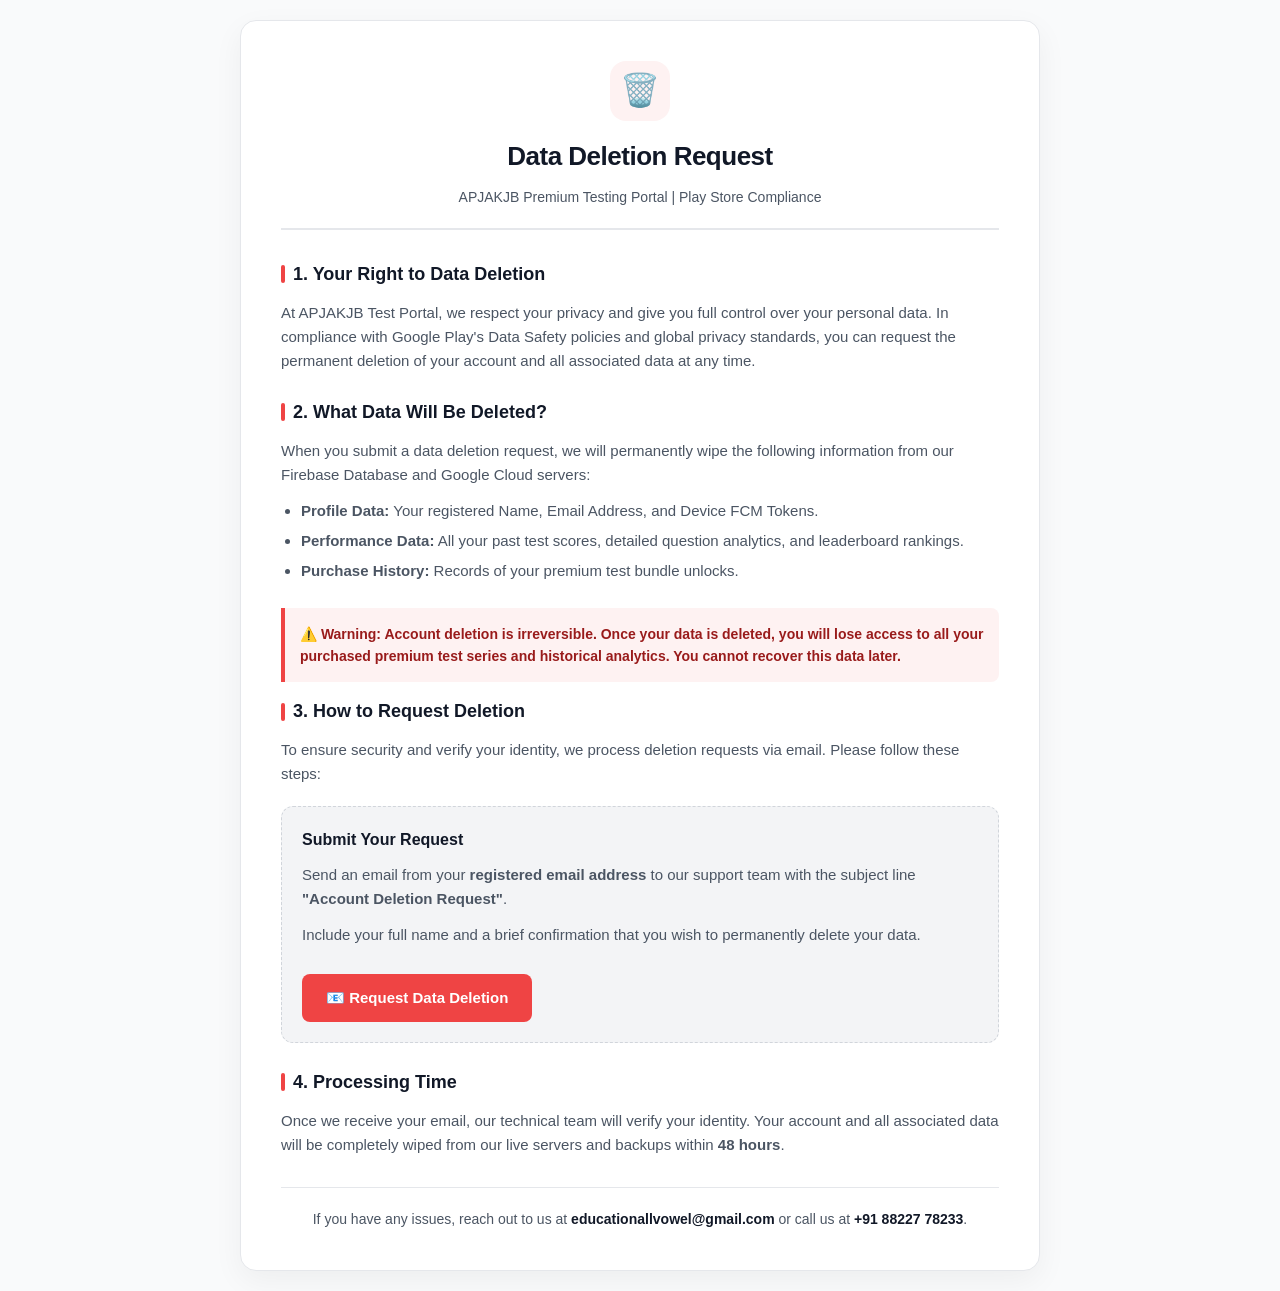
<file: data-deletion.html>
<!DOCTYPE html>
<html lang="en">
<head>
    <meta charset="UTF-8">
    <meta name="viewport" content="width=device-width, initial-scale=1.0">
    <title>Data Deletion Request | APJAKJB Premium Testing Portal</title>
    <style>
        :root {
            --primary: #4F46E5;
            --bg-color: #F9FAFB;
            --text-main: #111827;
            --text-muted: #4B5563;
            --card-bg: #FFFFFF;
            --border: #E5E7EB;
            --danger: #EF4444;
            --danger-light: #FEF2F2;
        }

        * {
            box-sizing: border-box;
            margin: 0;
            padding: 0;
            font-family: -apple-system, BlinkMacSystemFont, "Segoe UI", Roboto, Helvetica, Arial, sans-serif;
            -webkit-font-smoothing: antialiased;
        }

        body {
            background-color: var(--bg-color);
            color: var(--text-main);
            line-height: 1.6;
            padding: 20px;
            display: flex;
            justify-content: center;
        }

        .container {
            max-width: 800px;
            width: 100%;
            background: var(--card-bg);
            padding: 40px;
            border-radius: 16px;
            box-shadow: 0 10px 30px rgba(0, 0, 0, 0.05);
            border: 1px solid var(--border);
        }

        .header {
            text-align: center;
            margin-bottom: 30px;
            padding-bottom: 20px;
            border-bottom: 2px solid var(--border);
        }

        .header-logo-icon {
            display: inline-flex;
            justify-content: center;
            align-items: center;
            width: 60px;
            height: 60px;
            background: var(--danger-light);
            color: var(--danger);
            border-radius: 16px;
            font-size: 32px;
            margin-bottom: 15px;
            font-weight: 800;
        }

        .header h1 {
            color: var(--text-main);
            font-size: 26px;
            font-weight: 800;
            letter-spacing: -0.5px;
        }

        .header p {
            color: var(--text-muted);
            font-size: 14px;
            margin-top: 8px;
            font-weight: 500;
        }

        .section {
            margin-bottom: 25px;
        }

        .section h2 {
            font-size: 18px;
            color: var(--text-main);
            margin-bottom: 12px;
            font-weight: 750;
            display: flex;
            align-items: center;
            gap: 8px;
        }

        .section h2::before {
            content: "";
            display: inline-block;
            width: 4px;
            height: 18px;
            background: var(--danger);
            border-radius: 4px;
        }

        .section p {
            color: var(--text-muted);
            font-size: 15px;
            margin-bottom: 12px;
        }

        .section ul {
            padding-left: 20px;
            margin-bottom: 12px;
        }

        .section li {
            color: var(--text-muted);
            font-size: 15px;
            margin-bottom: 6px;
        }

        .warning-box {
            background: var(--danger-light);
            border-left: 4px solid var(--danger);
            padding: 15px;
            border-radius: 0 8px 8px 0;
            margin: 15px 0;
        }

        .warning-box p {
            margin: 0;
            color: #991B1B;
            font-size: 14px;
            font-weight: 600;
        }

        .step-box {
            background: #F3F4F6;
            padding: 20px;
            border-radius: 12px;
            margin-top: 20px;
            border: 1px dashed #D1D5DB;
        }

        .step-box h3 {
            font-size: 16px;
            color: var(--text-main);
            margin-bottom: 10px;
        }

        .btn-primary {
            display: inline-flex;
            align-items: center;
            justify-content: center;
            gap: 8px;
            background: var(--danger);
            color: #FFFFFF;
            padding: 12px 24px;
            border-radius: 8px;
            text-decoration: none;
            font-size: 15px;
            font-weight: 700;
            margin-top: 15px;
            transition: background 0.3s ease;
        }

        .btn-primary:hover {
            background: #DC2626;
        }

        .contact-footer {
            margin-top: 30px;
            padding-top: 20px;
            border-top: 1px solid var(--border);
            text-align: center;
            font-size: 14px;
            color: var(--text-muted);
        }

        .contact-footer strong {
            color: var(--text-main);
        }

        @media (max-width: 600px) {
            .container {
                padding: 24px;
                border-radius: 12px;
            }
            .header h1 {
                font-size: 22px;
            }
            .btn-primary {
                width: 100%;
            }
        }
    </style>
</head>
<body>

    <div class="container">
        <div class="header">
            <div class="header-logo-icon">🗑️</div>
            <h1>Data Deletion Request</h1>
            <p>APJAKJB Premium Testing Portal | Play Store Compliance</p>
        </div>

        <div class="section">
            <h2>1. Your Right to Data Deletion</h2>
            <p>At APJAKJB Test Portal, we respect your privacy and give you full control over your personal data. In compliance with Google Play's Data Safety policies and global privacy standards, you can request the permanent deletion of your account and all associated data at any time.</p>
        </div>

        <div class="section">
            <h2>2. What Data Will Be Deleted?</h2>
            <p>When you submit a data deletion request, we will permanently wipe the following information from our Firebase Database and Google Cloud servers:</p>
            <ul>
                <li><strong>Profile Data:</strong> Your registered Name, Email Address, and Device FCM Tokens.</li>
                <li><strong>Performance Data:</strong> All your past test scores, detailed question analytics, and leaderboard rankings.</li>
                <li><strong>Purchase History:</strong> Records of your premium test bundle unlocks.</li>
            </ul>
        </div>

        <div class="warning-box">
            <p><strong>⚠️ Warning:</strong> Account deletion is irreversible. Once your data is deleted, you will lose access to all your purchased premium test series and historical analytics. You cannot recover this data later.</p>
        </div>

        <div class="section">
            <h2>3. How to Request Deletion</h2>
            <p>To ensure security and verify your identity, we process deletion requests via email. Please follow these steps:</p>
            
            <div class="step-box">
                <h3>Submit Your Request</h3>
                <p>Send an email from your <strong>registered email address</strong> to our support team with the subject line <strong>"Account Deletion Request"</strong>.</p>
                <p>Include your full name and a brief confirmation that you wish to permanently delete your data.</p>
                
                <!-- 🚀 EXPERT FIX: Pre-filled mailto link for seamless user experience -->
                <a href="mailto:educationallvowel@gmail.com?subject=Account%20Deletion%20Request&body=Hello%20APJAKJB%20Support%20Team%2C%0A%0AI%20would%20like%20to%20request%20the%20permanent%20deletion%20of%20my%20account%20and%20all%20associated%20data%20from%20the%20Test%20Portal.%0A%0ARegistered%20Name%3A%20%5BEnter%20Your%20Name%5D%0ARegistered%20Email%3A%20%5BEnter%20Your%20Email%5D%0A%0APlease%20confirm%20once%20the%20deletion%20is%20processed.%0A%0AThank%20you." class="btn-primary">
                    📧 Request Data Deletion
                </a>
            </div>
        </div>

        <div class="section">
            <h2>4. Processing Time</h2>
            <p>Once we receive your email, our technical team will verify your identity. Your account and all associated data will be completely wiped from our live servers and backups within <strong>48 hours</strong>.</p>
        </div>

        <div class="contact-footer">
            <p>If you have any issues, reach out to us at <strong>educationallvowel@gmail.com</strong> or call us at <strong>+91 88227 78233</strong>.</p>
        </div>
    </div>

</body>
</html>
</file>
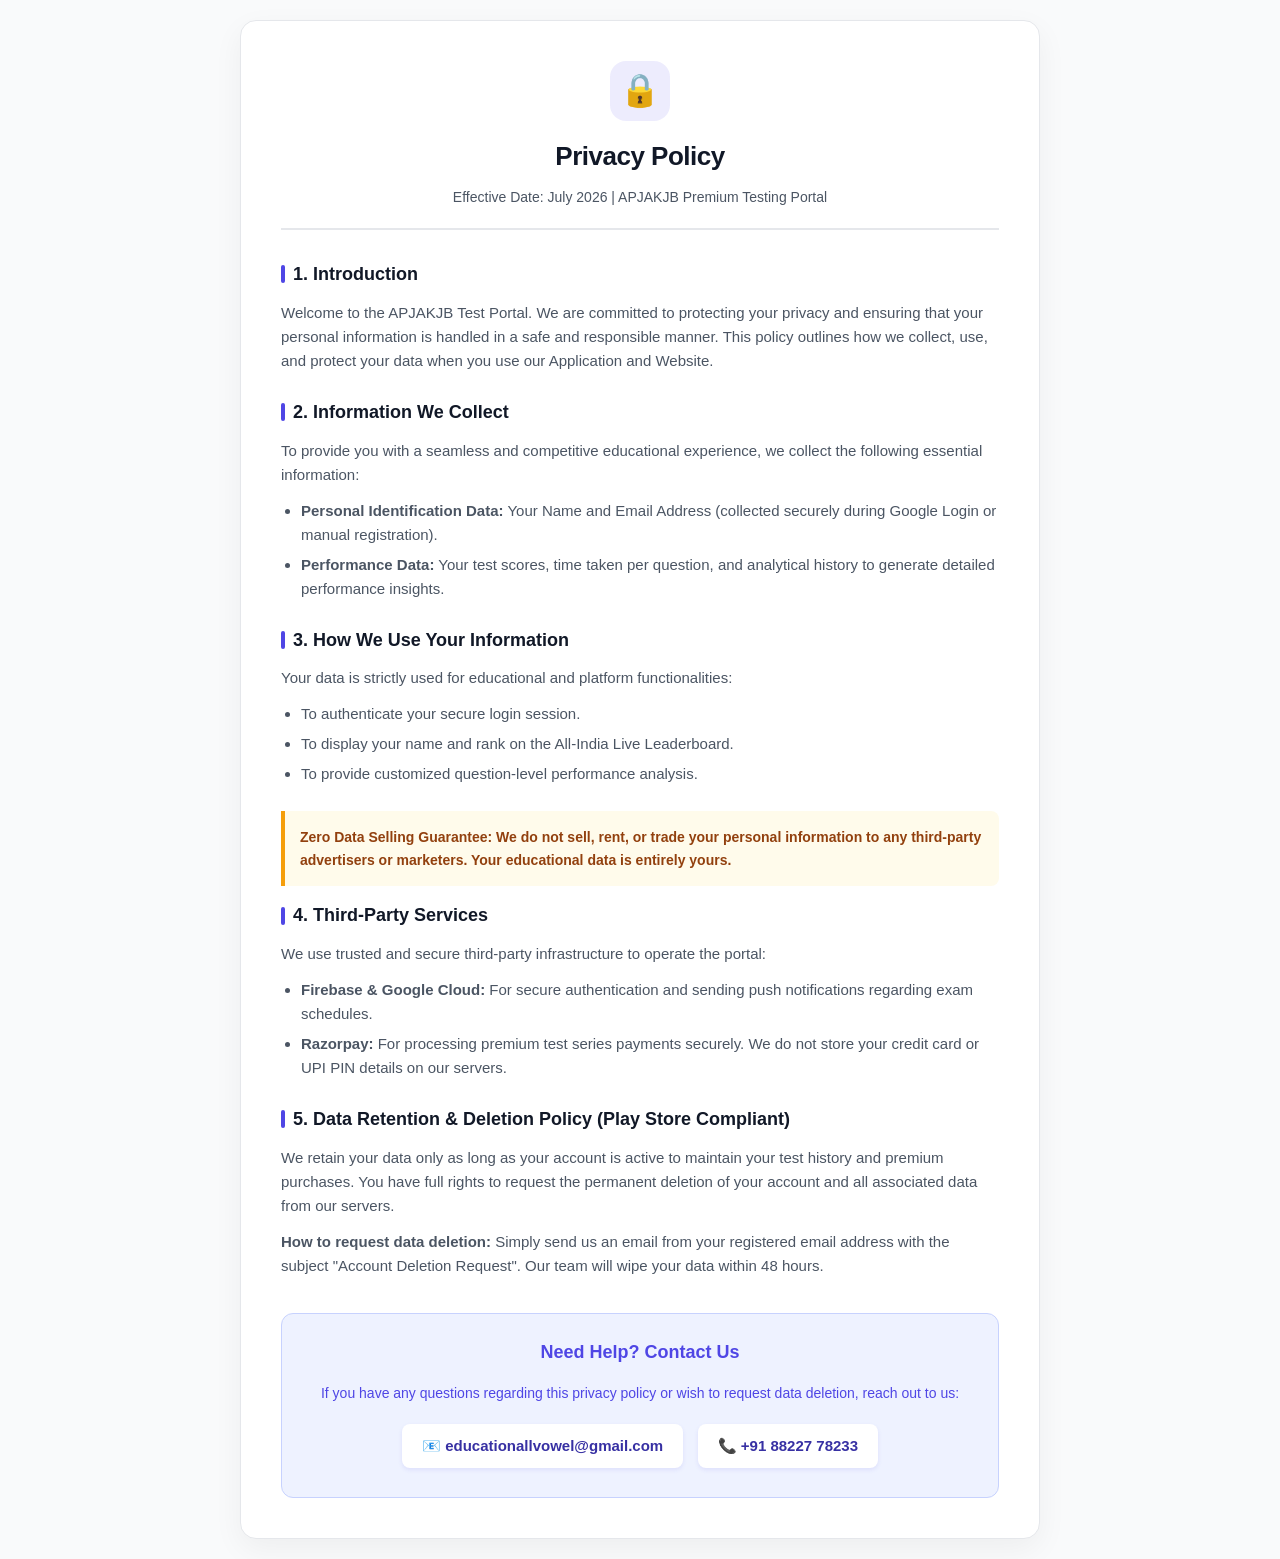
<file: privacy-policy.html>
<!DOCTYPE html>
<html lang="en">
<head>
    <meta charset="UTF-8">
    <meta name="viewport" content="width=device-width, initial-scale=1.0">
    <title>Privacy Policy | APJAKJB Premium Testing Portal</title>
    <style>
        :root {
            --primary: #4F46E5;
            --bg-color: #F9FAFB;
            --text-main: #111827;
            --text-muted: #4B5563;
            --card-bg: #FFFFFF;
            --border: #E5E7EB;
        }

        * {
            box-sizing: border-box;
            margin: 0;
            padding: 0;
            font-family: -apple-system, BlinkMacSystemFont, "Segoe UI", Roboto, Helvetica, Arial, sans-serif;
            -webkit-font-smoothing: antialiased;
        }

        body {
            background-color: var(--bg-color);
            color: var(--text-main);
            line-height: 1.6;
            padding: 20px;
            display: flex;
            justify-content: center;
        }

        .container {
            max-width: 800px;
            width: 100%;
            background: var(--card-bg);
            padding: 40px;
            border-radius: 16px;
            box-shadow: 0 10px 30px rgba(0, 0, 0, 0.05);
            border: 1px solid var(--border);
        }

        .header {
            text-align: center;
            margin-bottom: 30px;
            padding-bottom: 20px;
            border-bottom: 2px solid var(--border);
        }

        .header-logo-icon {
            display: inline-flex;
            justify-content: center;
            align-items: center;
            width: 60px;
            height: 60px;
            background: rgba(79, 70, 229, 0.1);
            color: var(--primary);
            border-radius: 16px;
            font-size: 32px;
            margin-bottom: 15px;
            font-weight: 800;
        }

        .header h1 {
            color: var(--text-main);
            font-size: 26px;
            font-weight: 800;
            letter-spacing: -0.5px;
        }

        .header p {
            color: var(--text-muted);
            font-size: 14px;
            margin-top: 8px;
            font-weight: 500;
        }

        .section {
            margin-bottom: 25px;
        }

        .section h2 {
            font-size: 18px;
            color: var(--text-main);
            margin-bottom: 12px;
            font-weight: 750;
            display: flex;
            align-items: center;
            gap: 8px;
        }

        .section h2::before {
            content: "";
            display: inline-block;
            width: 4px;
            height: 18px;
            background: var(--primary);
            border-radius: 4px;
        }

        .section p {
            color: var(--text-muted);
            font-size: 15px;
            margin-bottom: 12px;
        }

        .section ul {
            padding-left: 20px;
            margin-bottom: 12px;
        }

        .section li {
            color: var(--text-muted);
            font-size: 15px;
            margin-bottom: 6px;
        }

        .highlight-box {
            background: #FFFBEB;
            border-left: 4px solid #F59E0B;
            padding: 15px;
            border-radius: 0 8px 8px 0;
            margin: 15px 0;
        }

        .highlight-box p {
            margin: 0;
            color: #92400E;
            font-size: 14px;
            font-weight: 600;
        }

        .contact-box {
            background: #EEF2FF;
            border: 1px solid #C7D2FE;
            padding: 24px;
            border-radius: 12px;
            margin-top: 35px;
            text-align: center;
        }

        .contact-box h3 {
            color: var(--primary);
            font-size: 18px;
            margin-bottom: 15px;
            font-weight: 800;
        }

        .contact-detail {
            display: inline-block;
            background: #FFFFFF;
            padding: 10px 20px;
            border-radius: 8px;
            color: #3730A3;
            font-size: 15px;
            font-weight: 700;
            margin: 5px;
            box-shadow: 0 2px 4px rgba(79, 70, 229, 0.1);
        }

        @media (max-width: 600px) {
            .container {
                padding: 24px;
                border-radius: 12px;
            }
            .header h1 {
                font-size: 22px;
            }
            .contact-detail {
                display: block;
                margin: 10px 0;
            }
        }
    </style>
</head>
<body>

    <div class="container">
        <div class="header">
            <div class="header-logo-icon">🔒</div>
            <h1>Privacy Policy</h1>
            <p>Effective Date: July 2026 | APJAKJB Premium Testing Portal</p>
        </div>

        <div class="section">
            <h2>1. Introduction</h2>
            <p>Welcome to the APJAKJB Test Portal. We are committed to protecting your privacy and ensuring that your personal information is handled in a safe and responsible manner. This policy outlines how we collect, use, and protect your data when you use our Application and Website.</p>
        </div>

        <div class="section">
            <h2>2. Information We Collect</h2>
            <p>To provide you with a seamless and competitive educational experience, we collect the following essential information:</p>
            <ul>
                <li><strong>Personal Identification Data:</strong> Your Name and Email Address (collected securely during Google Login or manual registration).</li>
                <li><strong>Performance Data:</strong> Your test scores, time taken per question, and analytical history to generate detailed performance insights.</li>
            </ul>
        </div>

        <div class="section">
            <h2>3. How We Use Your Information</h2>
            <p>Your data is strictly used for educational and platform functionalities:</p>
            <ul>
                <li>To authenticate your secure login session.</li>
                <li>To display your name and rank on the All-India Live Leaderboard.</li>
                <li>To provide customized question-level performance analysis.</li>
            </ul>
        </div>

        <div class="highlight-box">
            <p><strong>Zero Data Selling Guarantee:</strong> We do not sell, rent, or trade your personal information to any third-party advertisers or marketers. Your educational data is entirely yours.</p>
        </div>

        <div class="section">
            <h2>4. Third-Party Services</h2>
            <p>We use trusted and secure third-party infrastructure to operate the portal:</p>
            <ul>
                <li><strong>Firebase & Google Cloud:</strong> For secure authentication and sending push notifications regarding exam schedules.</li>
                <li><strong>Razorpay:</strong> For processing premium test series payments securely. We do not store your credit card or UPI PIN details on our servers.</li>
            </ul>
        </div>

        <div class="section">
            <h2>5. Data Retention & Deletion Policy (Play Store Compliant)</h2>
            <p>We retain your data only as long as your account is active to maintain your test history and premium purchases. You have full rights to request the permanent deletion of your account and all associated data from our servers.</p>
            <p><strong>How to request data deletion:</strong> Simply send us an email from your registered email address with the subject "Account Deletion Request". Our team will wipe your data within 48 hours.</p>
        </div>

        <div class="contact-box">
            <h3>Need Help? Contact Us</h3>
            <p style="color: #4F46E5; margin-bottom: 15px; font-size: 14px;">If you have any questions regarding this privacy policy or wish to request data deletion, reach out to us:</p>
            <div class="contact-detail">📧 educationallvowel@gmail.com</div>
            <div class="contact-detail">📞 +91 88227 78233</div>
        </div>
    </div>

</body>
</html>
</file>
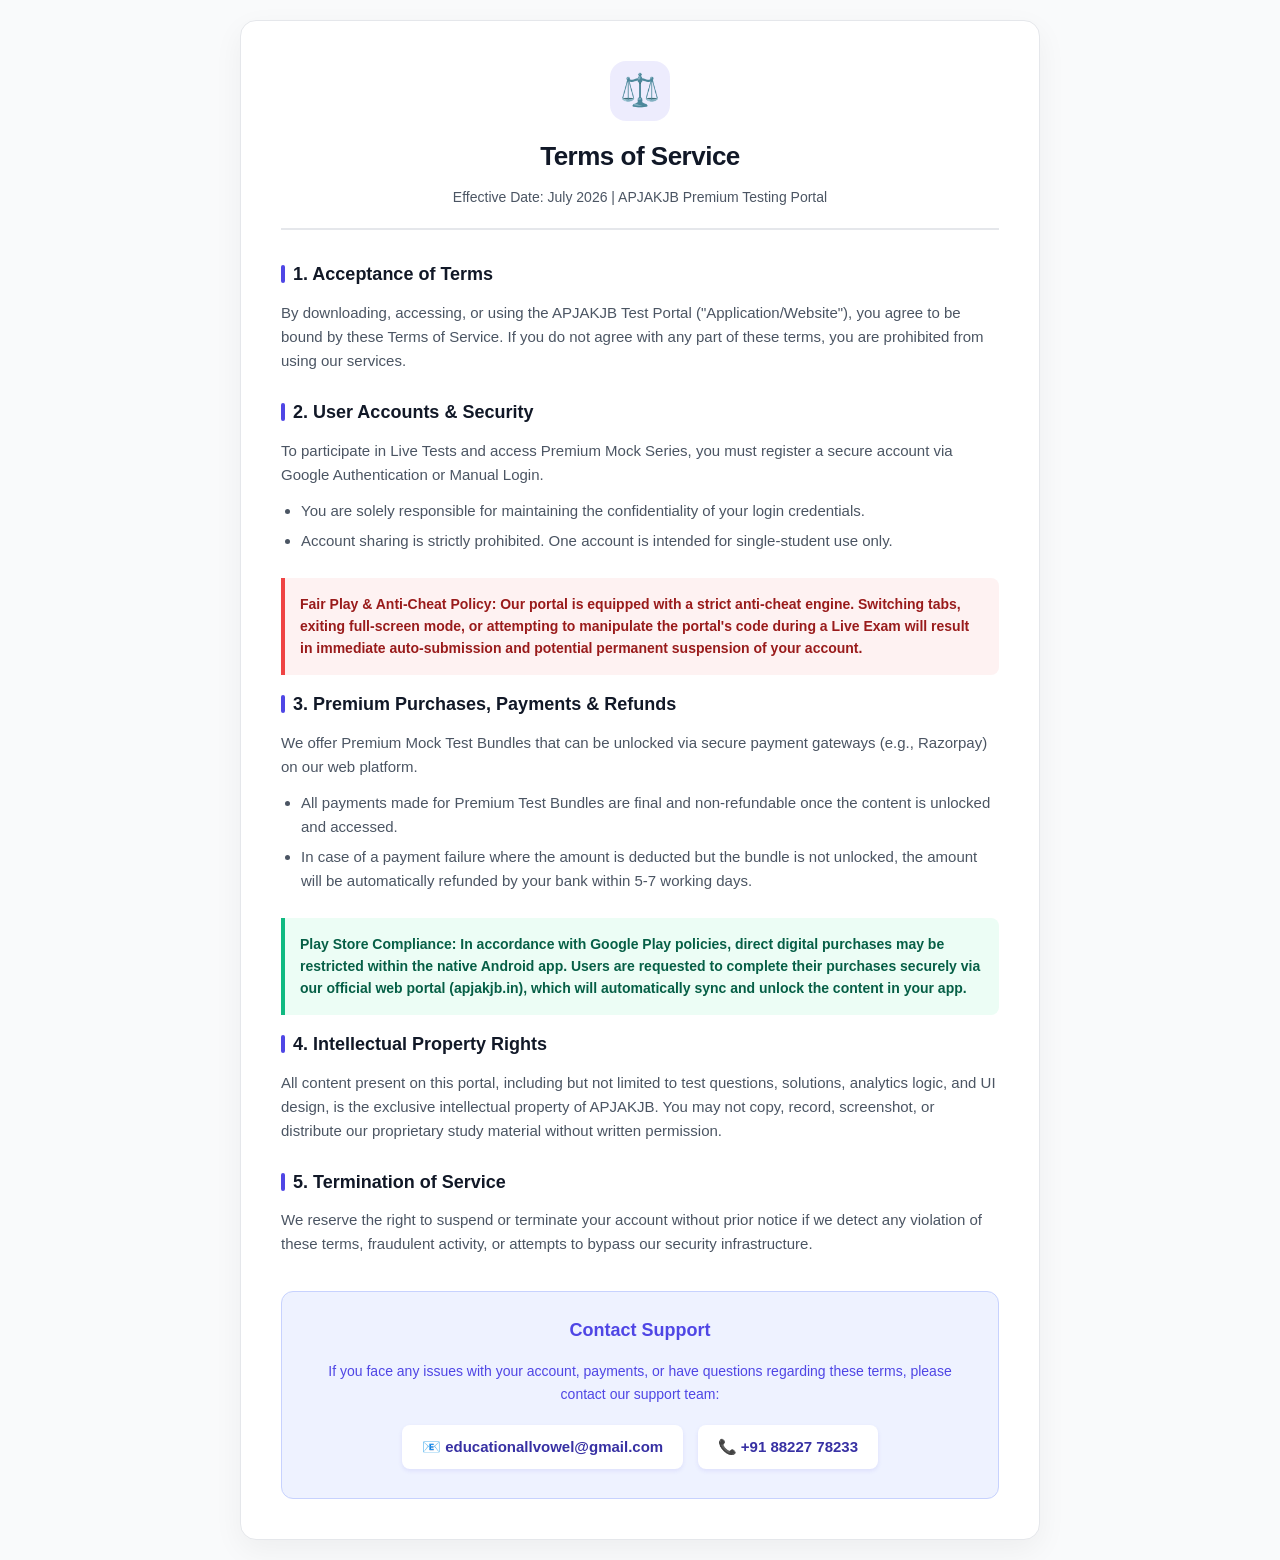
<file: terms.html>
<!DOCTYPE html>
<html lang="en">
<head>
    <meta charset="UTF-8">
    <meta name="viewport" content="width=device-width, initial-scale=1.0">
    <title>Terms of Service | APJAKJB Premium Testing Portal</title>
    <style>
        :root {
            --primary: #4F46E5;
            --bg-color: #F9FAFB;
            --text-main: #111827;
            --text-muted: #4B5563;
            --card-bg: #FFFFFF;
            --border: #E5E7EB;
        }

        * {
            box-sizing: border-box;
            margin: 0;
            padding: 0;
            font-family: -apple-system, BlinkMacSystemFont, "Segoe UI", Roboto, Helvetica, Arial, sans-serif;
            -webkit-font-smoothing: antialiased;
        }

        body {
            background-color: var(--bg-color);
            color: var(--text-main);
            line-height: 1.6;
            padding: 20px;
            display: flex;
            justify-content: center;
        }

        .container {
            max-width: 800px;
            width: 100%;
            background: var(--card-bg);
            padding: 40px;
            border-radius: 16px;
            box-shadow: 0 10px 30px rgba(0, 0, 0, 0.05);
            border: 1px solid var(--border);
        }

        .header {
            text-align: center;
            margin-bottom: 30px;
            padding-bottom: 20px;
            border-bottom: 2px solid var(--border);
        }

        .header-logo-icon {
            display: inline-flex;
            justify-content: center;
            align-items: center;
            width: 60px;
            height: 60px;
            background: rgba(79, 70, 229, 0.1);
            color: var(--primary);
            border-radius: 16px;
            font-size: 32px;
            margin-bottom: 15px;
            font-weight: 800;
        }

        .header h1 {
            color: var(--text-main);
            font-size: 26px;
            font-weight: 800;
            letter-spacing: -0.5px;
        }

        .header p {
            color: var(--text-muted);
            font-size: 14px;
            margin-top: 8px;
            font-weight: 500;
        }

        .section {
            margin-bottom: 25px;
        }

        .section h2 {
            font-size: 18px;
            color: var(--text-main);
            margin-bottom: 12px;
            font-weight: 750;
            display: flex;
            align-items: center;
            gap: 8px;
        }

        .section h2::before {
            content: "";
            display: inline-block;
            width: 4px;
            height: 18px;
            background: var(--primary);
            border-radius: 4px;
        }

        .section p {
            color: var(--text-muted);
            font-size: 15px;
            margin-bottom: 12px;
        }

        .section ul {
            padding-left: 20px;
            margin-bottom: 12px;
        }

        .section li {
            color: var(--text-muted);
            font-size: 15px;
            margin-bottom: 6px;
        }

        .highlight-box {
            background: #FEF2F2;
            border-left: 4px solid #EF4444;
            padding: 15px;
            border-radius: 0 8px 8px 0;
            margin: 15px 0;
        }

        .highlight-box p {
            margin: 0;
            color: #991B1B;
            font-size: 14px;
            font-weight: 600;
        }

        .success-box {
            background: #ECFDF5;
            border-left: 4px solid #10B981;
            padding: 15px;
            border-radius: 0 8px 8px 0;
            margin: 15px 0;
        }

        .success-box p {
            margin: 0;
            color: #065F46;
            font-size: 14px;
            font-weight: 600;
        }

        .contact-box {
            background: #EEF2FF;
            border: 1px solid #C7D2FE;
            padding: 24px;
            border-radius: 12px;
            margin-top: 35px;
            text-align: center;
        }

        .contact-box h3 {
            color: var(--primary);
            font-size: 18px;
            margin-bottom: 15px;
            font-weight: 800;
        }

        .contact-detail {
            display: inline-block;
            background: #FFFFFF;
            padding: 10px 20px;
            border-radius: 8px;
            color: #3730A3;
            font-size: 15px;
            font-weight: 700;
            margin: 5px;
            box-shadow: 0 2px 4px rgba(79, 70, 229, 0.1);
        }

        @media (max-width: 600px) {
            .container {
                padding: 24px;
                border-radius: 12px;
            }
            .header h1 {
                font-size: 22px;
            }
            .contact-detail {
                display: block;
                margin: 10px 0;
            }
        }
    </style>
</head>
<body>

    <div class="container">
        <div class="header">
            <div class="header-logo-icon">⚖️</div>
            <h1>Terms of Service</h1>
            <p>Effective Date: July 2026 | APJAKJB Premium Testing Portal</p>
        </div>

        <div class="section">
            <h2>1. Acceptance of Terms</h2>
            <p>By downloading, accessing, or using the APJAKJB Test Portal ("Application/Website"), you agree to be bound by these Terms of Service. If you do not agree with any part of these terms, you are prohibited from using our services.</p>
        </div>

        <div class="section">
            <h2>2. User Accounts & Security</h2>
            <p>To participate in Live Tests and access Premium Mock Series, you must register a secure account via Google Authentication or Manual Login.</p>
            <ul>
                <li>You are solely responsible for maintaining the confidentiality of your login credentials.</li>
                <li>Account sharing is strictly prohibited. One account is intended for single-student use only.</li>
            </ul>
        </div>

        <div class="highlight-box">
            <p><strong>Fair Play & Anti-Cheat Policy:</strong> Our portal is equipped with a strict anti-cheat engine. Switching tabs, exiting full-screen mode, or attempting to manipulate the portal's code during a Live Exam will result in immediate auto-submission and potential permanent suspension of your account.</p>
        </div>

        <div class="section">
            <h2>3. Premium Purchases, Payments & Refunds</h2>
            <p>We offer Premium Mock Test Bundles that can be unlocked via secure payment gateways (e.g., Razorpay) on our web platform.</p>
            <ul>
                <li>All payments made for Premium Test Bundles are final and non-refundable once the content is unlocked and accessed.</li>
                <li>In case of a payment failure where the amount is deducted but the bundle is not unlocked, the amount will be automatically refunded by your bank within 5-7 working days.</li>
            </ul>
        </div>

        <div class="success-box">
            <p><strong>Play Store Compliance:</strong> In accordance with Google Play policies, direct digital purchases may be restricted within the native Android app. Users are requested to complete their purchases securely via our official web portal (apjakjb.in), which will automatically sync and unlock the content in your app.</p>
        </div>

        <div class="section">
            <h2>4. Intellectual Property Rights</h2>
            <p>All content present on this portal, including but not limited to test questions, solutions, analytics logic, and UI design, is the exclusive intellectual property of APJAKJB. You may not copy, record, screenshot, or distribute our proprietary study material without written permission.</p>
        </div>

        <div class="section">
            <h2>5. Termination of Service</h2>
            <p>We reserve the right to suspend or terminate your account without prior notice if we detect any violation of these terms, fraudulent activity, or attempts to bypass our security infrastructure.</p>
        </div>

        <div class="contact-box">
            <h3>Contact Support</h3>
            <p style="color: #4F46E5; margin-bottom: 15px; font-size: 14px;">If you face any issues with your account, payments, or have questions regarding these terms, please contact our support team:</p>
            <div class="contact-detail">📧 educationallvowel@gmail.com</div>
            <div class="contact-detail">📞 +91 88227 78233</div>
        </div>
    </div>

</body>
</html>
</file>
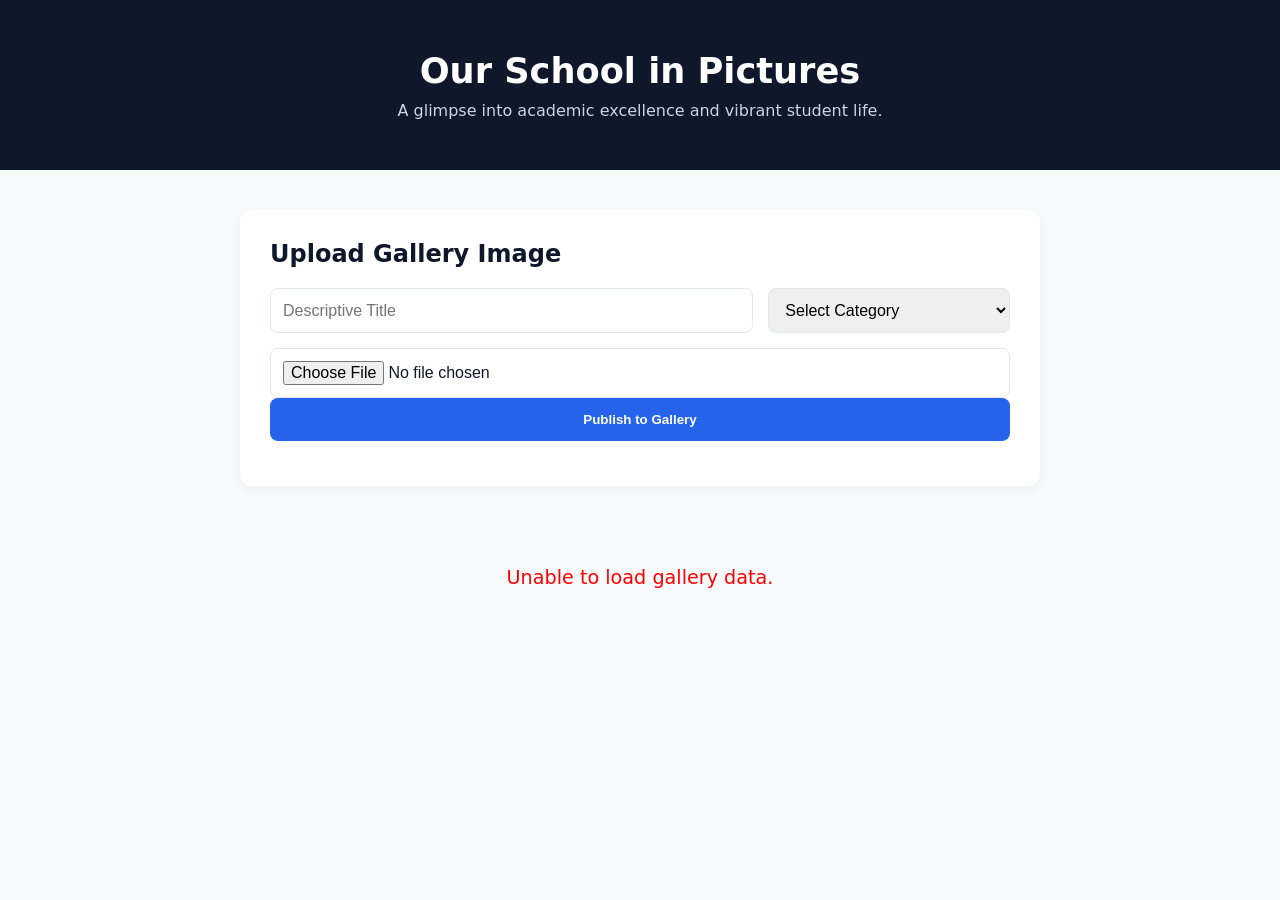
<file: all assets/gallery.html>
<!DOCTYPE html>
<html lang="en">
<head>
    <meta charset="UTF-8">
    <meta name="viewport" content="width=device-width, initial-scale=1.0">
    
    <link rel="preconnect" href="https://fonts.googleapis.com">
    <link rel="preconnect" href="https://fonts.gstatic.com" crossorigin>
    <link rel="preconnect" href="https://drive.google.com">
    
    <title>Photo Gallery | Dr. APJ Abdul Kalam Jatiya Bidyalaya (APJAKJB)</title>
    <meta name="description" content="Explore the official photo gallery of Dr. APJ Abdul Kalam Jatiya Bidyalaya (APJAKJB). View high-quality images of our beautiful campus in Sirajuli, academic events, and student life.">
    <meta name="keywords" content="APJAKJB gallery, Dr. APJ Abdul Kalam Jatiya Bidyalaya photos, Sirajuli school events pictures, Sonitpur best school photos, Assam student life">
    <meta name="author" content="Dr. APJ Abdul Kalam Jatiya Bidyalaya">
    
    <meta name="robots" content="index, follow, max-image-preview:large, max-snippet:-1">
    <link rel="canonical" href="https://apjakjb.in/gallery.html">
    
    <link rel="icon" type="image/png" sizes="512x512" href="https://apjakjb.in/favicon.png">
    <link rel="apple-touch-icon" href="https://apjakjb.in/favicon.png">
    
    <meta property="og:type" content="website">
    <meta property="og:url" content="https://apjakjb.in/gallery.html">
    <meta property="og:site_name" content="Dr. APJ Abdul Kalam Jatiya Bidyalaya">
    <meta property="og:title" content="APJAKJB - Official Photo Gallery">
    <meta property="og:description" content="A visual glimpse into academic excellence and vibrant student life at APJAKJB, Sirajuli.">
    <meta property="og:image" content="https://apjakjb.in/assets/gallery-cover.jpg">

    <meta name="twitter:card" content="summary_large_image">
    <meta name="twitter:title" content="APJAKJB Campus Gallery">
    <meta name="twitter:description" content="View the latest photos from APJAKJB's campus, events, and sports in Sirajuli, Sonitpur.">
    <meta name="twitter:image" content="https://apjakjb.in/assets/gallery-cover.jpg">

    <link rel="stylesheet" href="style.css">

    <script type="application/ld+json">
    {
      "@context": "https://schema.org",
      "@type": "EducationalOrganization",
      "name": "Dr. APJ Abdul Kalam Jatiya Bidyalaya",
      "alternateName": "APJAKJB",
      "url": "https://apjakjb.in/",
      "logo": "https://apjakjb.in/logo.png",
      "foundingDate": "2016",
      "telephone": "+91 99577 28935",
      "email": "apjakjatiyavidyalaya@gmail.com",
      "description": "The official photo gallery of APJAKJB showcasing student activities and infrastructure.",
      "image": "https://apjakjb.in/assets/gallery-cover.jpg",
      "address": {
        "@type": "PostalAddress",
        "streetAddress": "Molanpukhuri (Sirajuli)",
        "addressLocality": "Sonitpur",
        "addressRegion": "Assam",
        "postalCode": "784117",
        "addressCountry": "IN"
      }
    }
    </script>
</head>
<body>

    <header class="gallery-header">
        <div class="header-content">
            <h1>Our School in Pictures</h1>
            <p>A glimpse into academic excellence and vibrant student life.</p>
        </div>
    </header>

    <main class="gallery-container">
        <section class="upload-section">
            <form id="upload-form" class="upload-form">
                <h2>Upload Gallery Image</h2>
                <div class="input-group">
                    <input type="text" id="photo-title" placeholder="Descriptive Title" required>
                    <select id="photo-category" required>
                        <option value="" disabled selected>Select Category</option>
                        <option value="Sports">Sports</option>
                        <option value="Academics">Academics</option>
                        <option value="Events">Events</option>
                        <option value="Campus">Campus</option>
                    </select>
                </div>
                <div class="file-upload-wrapper">
                    <input type="file" id="photo-file" accept="image/*" required>
                </div>
                <button type="submit" id="submit-btn" class="btn-primary">Publish to Gallery</button>
                <p id="upload-status" class="status-msg"></p>
            </form>
        </section>

        <div id="loader" class="loader">
            <p>Loading gallery...</p>
        </div>
        
        <section id="gallery-grid" class="premium-grid"></section>
    </main>

    <div id="lightbox" class="lightbox">
        <span class="lightbox-close">&times;</span>
        <img class="lightbox-content" id="lightbox-img">
        <div id="lightbox-caption" class="lightbox-caption"></div>
    </div>

    <script src="script.js"></script>
</body>
</html>
</file>
<file: all assets/style.css>
:root {
    --primary-color: #2563eb;
    --primary-hover: #1d4ed8;
    --bg-color: #f8fafc;
    --text-main: #0f172a;
    --card-bg: #ffffff;
    --radius: 12px;
    --transition: all 0.3s ease;
}

* { margin: 0; padding: 0; box-sizing: border-box; }
body { font-family: system-ui, sans-serif; background-color: var(--bg-color); color: var(--text-main); }

.gallery-header { background: #0f172a; color: white; padding: 50px 20px; text-align: center; margin-bottom: 40px; }
.header-content h1 { font-size: 2.2rem; margin-bottom: 10px; }
.header-content p { color: #cbd5e1; }

.upload-section { max-width: 800px; margin: 0 auto 40px; background: var(--card-bg); padding: 30px; border-radius: var(--radius); box-shadow: 0 4px 15px rgba(0,0,0,0.05); }
.upload-form h2 { margin-bottom: 20px; }
.input-group { display: grid; grid-template-columns: 2fr 1fr; gap: 15px; margin-bottom: 15px; }
input[type="text"], select, input[type="file"] { width: 100%; padding: 12px; border: 1px solid #e2e8f0; border-radius: 8px; font-size: 1rem; }
.btn-primary { background: var(--primary-color); color: white; border: none; padding: 14px; border-radius: 8px; cursor: pointer; width: 100%; font-weight: bold; transition: var(--transition); }
.btn-primary:hover { background: var(--primary-hover); }
.btn-primary:disabled { background: #94a3b8; cursor: not-allowed; }
.status-msg { text-align: center; margin-top: 15px; font-weight: bold; }

.gallery-container { max-width: 1400px; margin: 0 auto; padding: 0 20px 60px; }
.premium-grid { display: grid; grid-template-columns: repeat(auto-fill, minmax(300px, 1fr)); gap: 25px; }
.gallery-item { position: relative; border-radius: var(--radius); overflow: hidden; cursor: pointer; aspect-ratio: 4/3; background: #e2e8f0; }
.gallery-image { width: 100%; height: 100%; object-fit: cover; transition: transform 0.4s ease; }
.gallery-item:hover .gallery-image { transform: scale(1.05); }

.gallery-overlay { position: absolute; bottom: 0; left: 0; width: 100%; background: rgba(15,23,42,0.8); color: white; padding: 15px; transform: translateY(100%); transition: transform 0.3s ease; }
.gallery-item:hover .gallery-overlay { transform: translateY(0); }
.gallery-overlay h3 { font-size: 1.1rem; margin-bottom: 5px; }
.gallery-overlay span { font-size: 0.85rem; color: #93c5fd; }

.lightbox { display: none; position: fixed; z-index: 999; top: 0; left: 0; width: 100%; height: 100%; background: rgba(0,0,0,0.9); padding-top: 50px; }
.lightbox-content { margin: auto; display: block; max-width: 90%; max-height: 80vh; border-radius: 8px; }
.lightbox-caption { text-align: center; color: white; padding: 15px; font-size: 1.2rem; }
.lightbox-close { position: absolute; top: 20px; right: 40px; color: white; font-size: 40px; cursor: pointer; }
.loader { text-align: center; padding: 40px; font-size: 1.2rem; color: #64748b; }

@media (max-width: 600px) { .input-group { grid-template-columns: 1fr; } }
</file>
